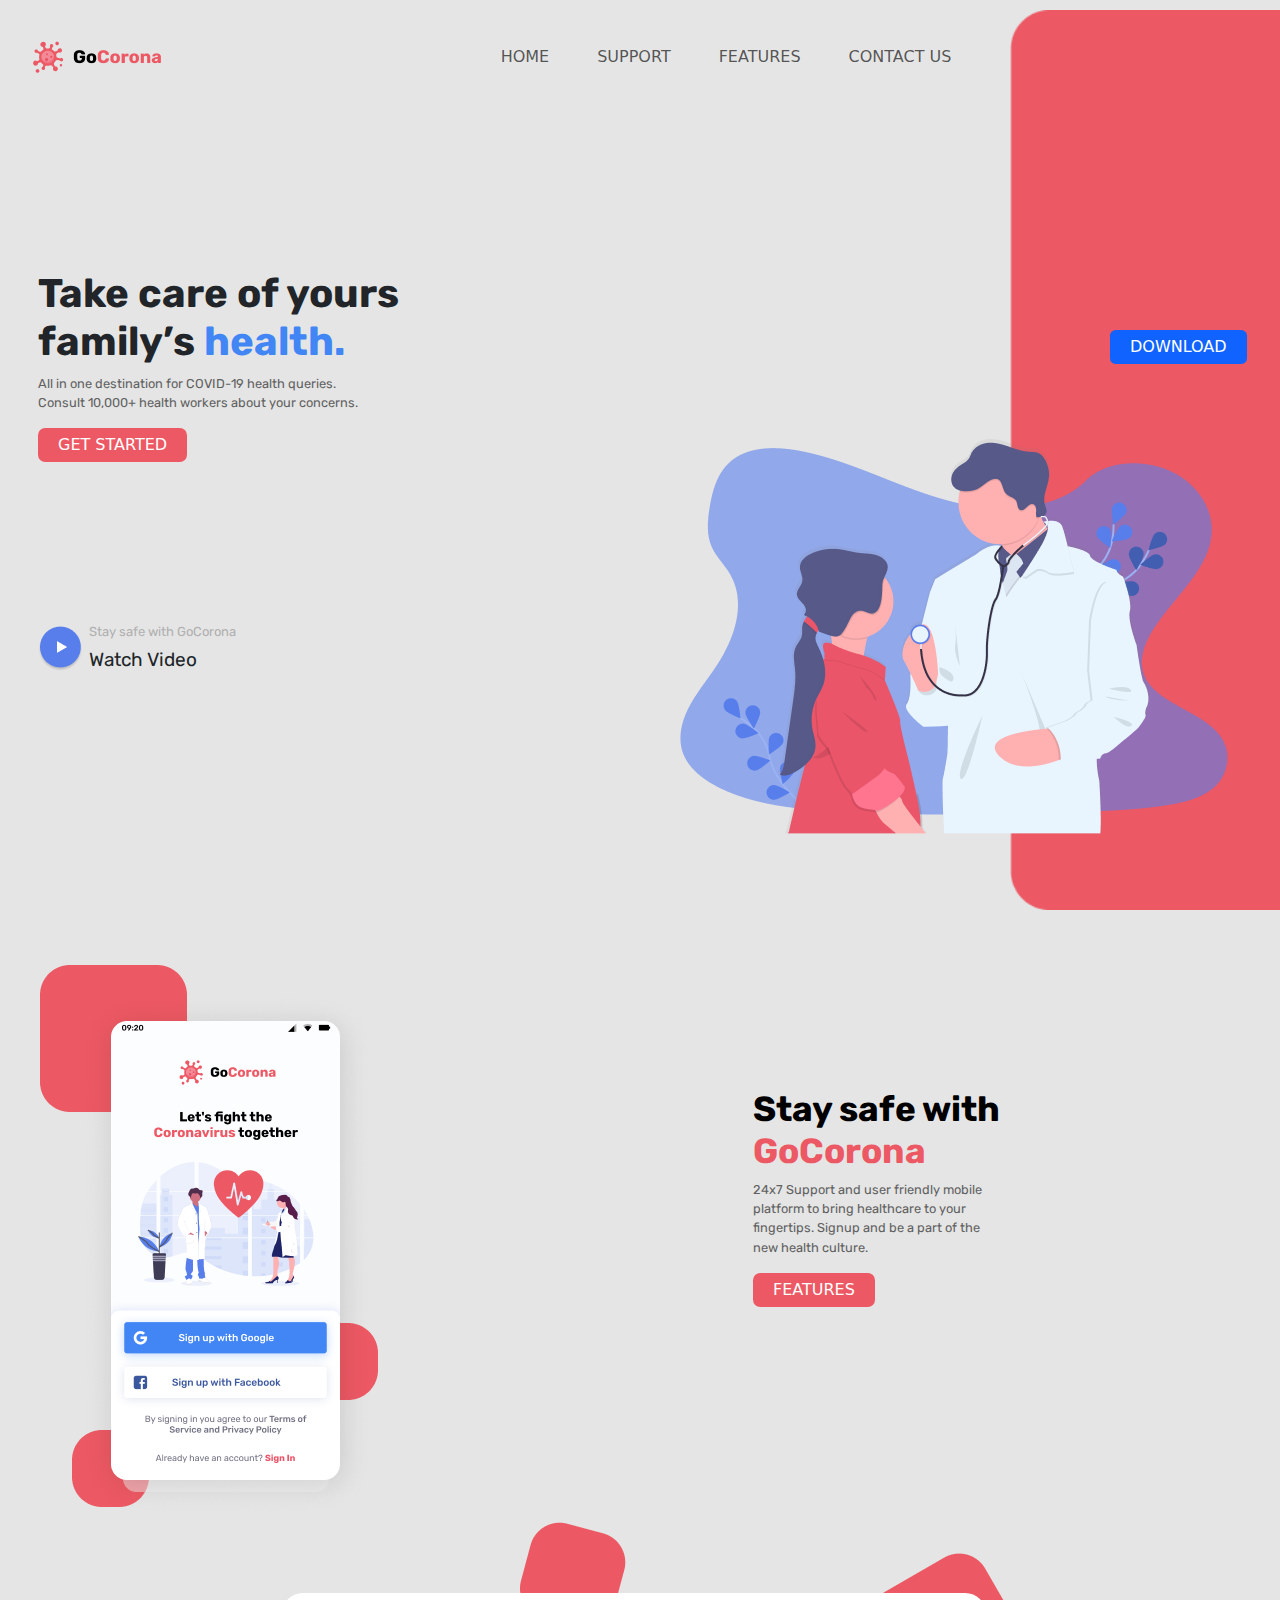
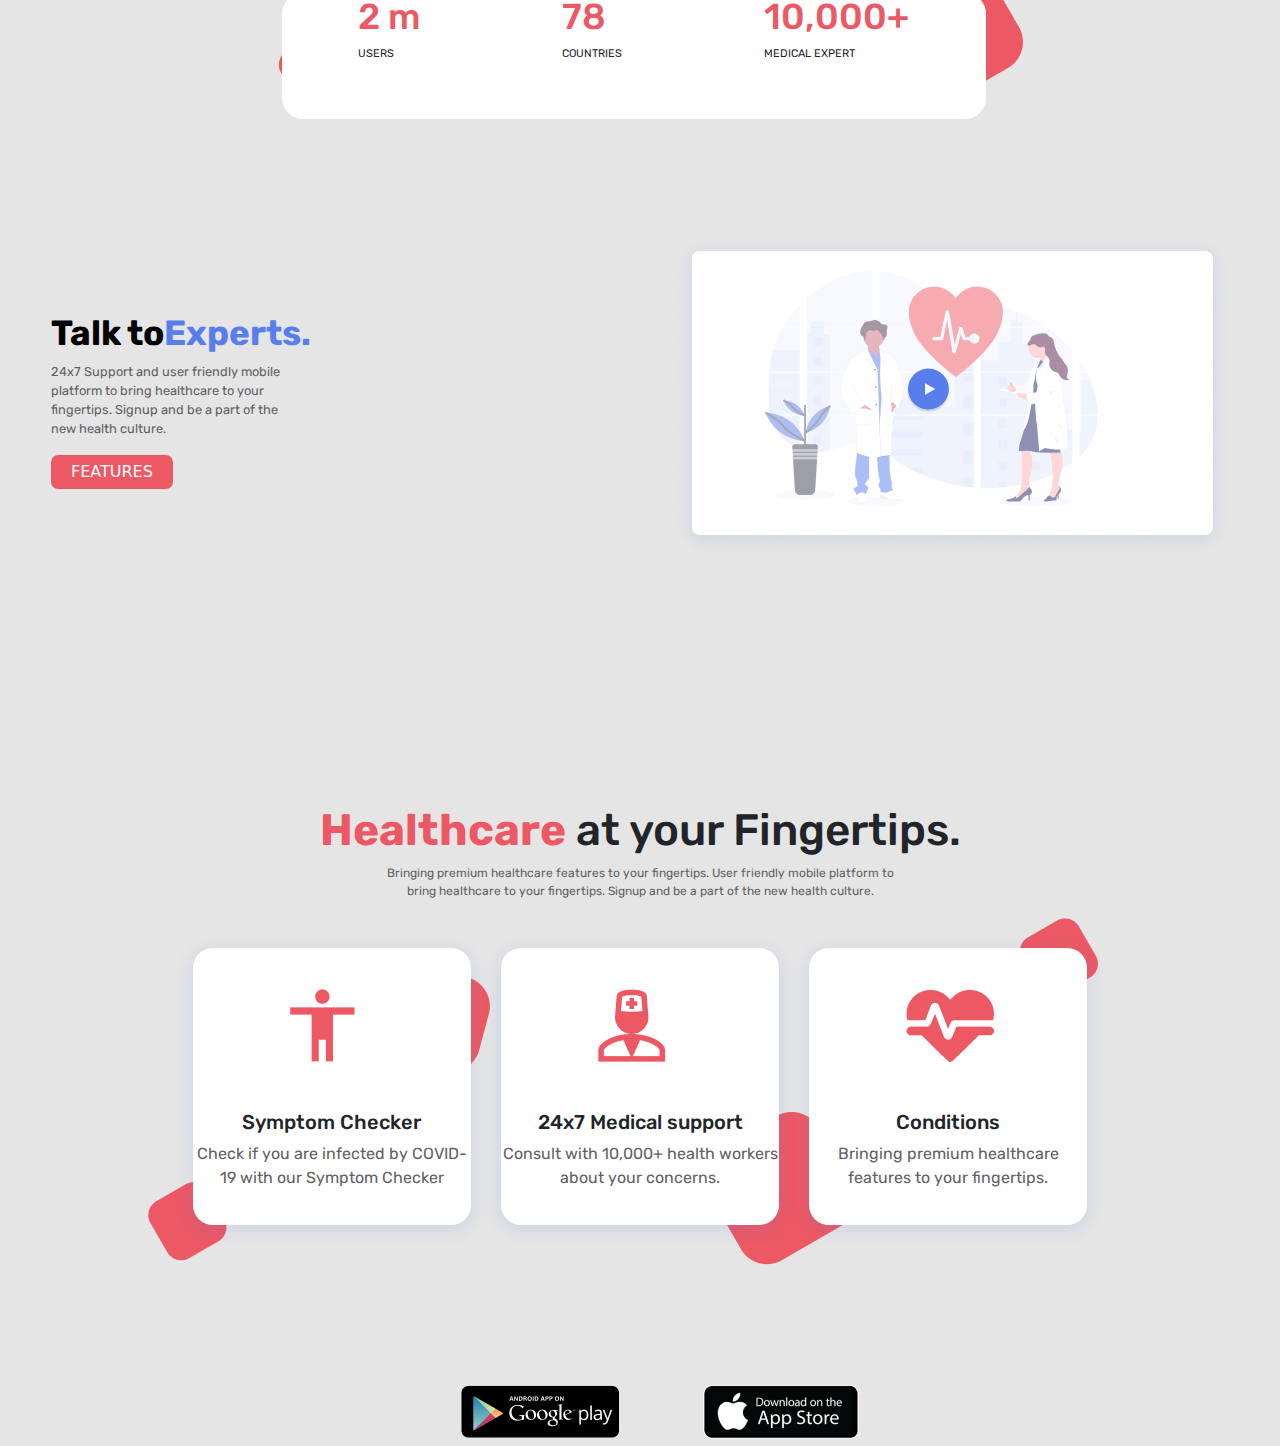
<file: index.html>
<!DOCTYPE html>
<html lang="en">
  <head>
    <meta charset="UTF-8" />
    <meta http-equiv="X-UA-Compatible" content="IE=edge" />
    <meta name="viewport" content="width=device-width, initial-scale=1.0" />
    <link
      rel="stylesheet"
      href="https://cdn.jsdelivr.net/npm/bootstrap@5.3.0-alpha3/dist/css/bootstrap.min.css"
    />
    <script
      src="https://cdn.jsdelivr.net/npm/@popperjs/core@2.11.7/dist/umd/popper.min.js"
      integrity="sha384-zYPOMqeu1DAVkHiLqWBUTcbYfZ8osu1Nd6Z89ify25QV9guujx43ITvfi12/QExE"
      crossorigin="anonymous"
    ></script>
    <script
      src="https://cdn.jsdelivr.net/npm/bootstrap@5.3.0-alpha3/dist/js/bootstrap.min.js"
      integrity="sha384-Y4oOpwW3duJdCWv5ly8SCFYWqFDsfob/3GkgExXKV4idmbt98QcxXYs9UoXAB7BZ"
      crossorigin="anonymous"
    ></script>
    <title>Gocorona</title>
    <link rel="preconnect" href="https://fonts.googleapis.com" />
    <link rel="preconnect" href="https://fonts.gstatic.com" crossorigin />
    <link
      href="https://fonts.googleapis.com/css2?family=Rubik:ital,wght@0,300;0,400;0,500;0,600;0,700;0,800;0,900;1,300;1,400;1,600;1,700;1,800;1,900&display=swap"
      rel="stylesheet"
    />
    <link rel="stylesheet" href="styles.css" />
  </head>
  <body>
    <header>
      <nav class="navbar navbar-expand-lg mt-4">
        <div class="container-fluid">
          <a class="navbar-brand ms-3" href="#"
            ><img src="./asset/logo.png" alt=""
          /></a>
          <button
            class="navbar-toggler"
            type="button"
            data-bs-toggle="collapse"
            data-bs-target="#navbarNav"
            aria-controls="navbarNav"
            aria-expanded="false"
            aria-label="Toggle navigation"
          >
            <span class="navbar-toggler-icon"></span>
          </button>
          <div
            class="collapse navbar-collapse justify-content-center"
            id="navbarNav"
          >
            <ul class="navbar-nav">
              <li class="nav-item mx-3">
                <a class="nav-link" aria-current="page" href="#">HOME</a>
              </li>
              <li class="nav-item mx-3">
                <a class="nav-link" href="#">SUPPORT</a>
              </li>
              <li class="nav-item mx-3">
                <a class="nav-link" href="#">FEATURES</a>
              </li>
              <li class="nav-item mx-3">
                <a class="nav-link" href="#">CONTACT US</a>
              </li>
            </ul>
          </div>
        </div>
      </nav>
    </header>

    <div class="section1-container">
      <div class="text-container">
        <div class="word">
          <h1 class="take">
            <strong>
              Take care of yours family’s
              <span class="blue-text">health.</span></strong
            >
          </h1>
          <p class="all">
            All in one destination for COVID-19 health queries. Consult 10,000+
            health workers about your concerns.
          </p>
          <button class="bttn1">GET STARTED</button>
          <div class="media">
            <p class="stay">Stay safe with GoCorona</p>
            <p class="watch">Watch Video</p>
          </div>
          <img class="play" src="./asset/Group 23.png" alt="play" />
        </div>
      </div>

      <div class="red-div">
        <img src="./asset/Rectangle 15.png" alt="" id="red-rectangle" />
        <button class="bttn">DOWNLOAD</button>
        <img class="doc" src="./asset/Group 14.png" alt="doctor" />
      </div>
    </div>
    <section class="section-2">
      <div class="Strong">
        <h1 class="safe">
          <strong>
            Stay safe with <span class="pink-text">GoCorona</span></strong
          >
        </h1>
        <p class="user">
          24x7 Support and user friendly mobile platform to bring healthcare to
          your fingertips. Signup and be a part of the new health culture.
        </p>
        <button class="bttn3">FEATURES</button>
      </div>
    </section>
    <img class="gp22" src="./asset/Group 22.png" alt="phone" />
    <section class="section-3">
      <div>
        <img
          class="gp28"
          src="./asset/Group 28.png"
          alt="group together"
        />
      </div>
      <div class="border-form">
        <div>
          <h2 class="bd-1">2 m</h2>
          <p class="us-1">USERS</p>
        </div>
        <div>
          <h2 class="bd-2">78</h2>
          <p class="us-2">COUNTRIES</p>
        </div>
        <div>
          <h2 class="bd-3">10,000+</h2>
          <p class="us-3">MEDICAL EXPERT</p>
        </div>
      </div>
    </section>
    <section class="section-4">
      <img
        class="bg-img"
        src="./asset/Rectangle 22 (2).png"
        alt="rect"
      />
      <img
        class="round-btn"
        src="./asset/Group 23.png"
        alt="round button"
      />
      <img
        class="doc-p"
        src="./asset/Group 15.png"
        alt="doc and patient"
      />
      <div class="strong1">
        <h1 class="saf">
          <strong> Talk to<span class="pin-text">Experts.</span></strong>
        </h1>
        <p class="use">
          24x7 Support and user friendly mobile platform to bring healthcare to
          your fingertips. Signup and be a part of the new health culture.
        </p>
        <button class="bttn3">FEATURES</button>
      </div>
    </section>
    <section class="section-5">
        <div>
            <h1 class="health"> <strong><span class="heal-text">Healthcare</span></strong> at your Fingertips.</h1>
            <p class="bring">Bringing premium healthcare features to your fingertips. User friendly mobile platform to <br> bring healthcare to your fingertips.
               Signup and be a part of the new health culture.</p>
         </div>

         <div class="parent mt-5">
          <div class="first-child">
            <div class="little-children">
              <img class="vec3" src="./asset/Vector (3).png" alt="vector3">
              <h5 class="sym">Symptom Checker</h5>
              <p class="che">Check if you are infected by COVID-19 with our Symptom Checker</p>
            </div>
            <div class="little-children">
              <img class="vec2" src="./asset/Vector (2).png" alt="vector2">
              <h5 class="med">24x7 Medical support</h5>
              <p class="cons">Consult with 10,000+ health workers about your concerns.</p>
            </div>
            <div class="little-children">
              <img class="vec1" src="./asset/Vector (1).png" alt="vector1">
              <h5 class="con">Conditions</h5>
              <p class="pre">Bringing premium healthcare features to your fingertips.</p>
            </div>

          </div>
          <div class="second-child">
            <img class="rect23" src="./asset/Rectangle 23.png" alt="rect22">
             <img class="rect24" src="./asset/Rectangle 24.png" alt="rect25">
             <img class="rect22" src="./asset/Rectangle 22.png" alt="rect24">
             <img class="rect25" src="./asset/Rectangle 25.png" alt="rect23">

          </div>

         </div>
         <div>
          
         </div>
    </section>
    <footer>
     <img class="google" src="./asset/google play.png" alt="google play">
     <img  class="app" src="./asset/App store.png" alt="app store">
    </footer>
  </body>
</html>
</file>
<file: styles.css>
/* *{
    padding: 0;
    margin: 0;
    box-sizing: border-box;
} */
html{
    font-size: 62.5;
}
.section1-container{
    display:flex;
}
.text-container{
    width:50%;
    margin-top: 20vh;
}
.red-div{
    width: 50%;
    right: 0;
    /* border-style: dotted; */
   

}
#red-rectangle{
    height: 100vh;
    margin-top:-80px;
   margin-left:370px ;
}
.bttn{
    background-color: #1163ff;
    /*background: var(--button-color);
    */position: relative;
    bottom: 580px;
    color: white;
    margin-left: 470px;
    text-align: center;
    border-radius: 0.35em;
    padding: 5px 20px;
    border: 0;
    
}
.doc{
    position: relative;
    margin-top:-40rem;
    margin-left: 40px;
}
.word{
    border1px solid,solid grey ;
    width: 29vw;
    /* margin-top:-258px; */
    margin-left: 38px;
    
}
.blue-text{
    color: #4285F4;
}
.take{
    font-family: rubik;
}
.all{
    width: 25vw;
    font-family: rubik;
    font-size: 0.8rem;
    color: #616161;
}
.bttn1{
    --button-color: #EC5863;
    background: var(--button-color);
    bottom: 100px;
    right: -94px;
    padding: 5px 20px;
    color: white;
    text-align: center;
    border-radius: 0.45em;
    border:0;
}
.media{
    /* border:1px solid; */
}
.stay{
    margin-left: 51px;
    margin-top: 160px;
    color: #B0B0B0;
    font-family: rubik;
    font-size: 13px;
}
body{
    background-color: #E5E5E5;
}
.watch{
    margin-left:51px;
    margin-top: -12px;
    font-family: rubik;
    font-size: 19px;
}
.play{
    position: relative;
    margin-top: -108px;
}
.section-2{
    /* border:1px solid grey; */
    margin-left: 702px;
    width:2vw;
}
.safe{
    margin-left: 51px;
    width: 23vw;
    margin-top: 120px;
    color: black;
    font-family: rubik;
    font-size: 35px;
}
.user{
    width: 18vw;
    margin-left: 51px;
    font-family: rubik;
    font-size: 0.8rem;
    color: #616161;
}
.pink-text{
    color:#EC5863;
}
.bttn3{
    --button-color: #EC5863;
    background: var(--button-color);
    margin-left: 51px;
    padding: 5px 20px;
    color: white;
    text-align: center;
    border-radius: 0.45em;
    border:0;
}
.gp22{
    margin-top: -342px;
    margin-left: 40px;
}
.gp28{
    /* border: 1px solid gray; */
    margin-left: 273px;
    position:absolute;
}
.border-form{
    width: 55%;
    height: 14vh;
    background-color: white;
    border-radius: 1.3rem;
    margin-left: 22vw;
    bottom: -6vw;
    position: relative;
    display: flex;
    padding: 2px 5px;
    flex-direction: row;
    justify-content: space-around;
}
.bd-1, .bd-2, .bd-3{
    color: #EC5863;
    font-family: rubik;
    font-size: 36px;
}
.us-1, .us-2, .us-3{
    font-family: rubik;
    font-size: 11px;
}
.round-btn{
    margin-left: 906px;
    margin-top: 326px;
    position: relative;
}
.doc-p{
    margin-left: 764px;
    margin-top:-143px;
    position: relative;
}
.bg-img{
    margin-left: 673px;
    margin-top: 195px;
    position: absolute;
}
.strong1{
/* border: 1px solid grey; */
box-sizing: border-box;
top:-315px;
position: relative;
}

.saf{
    margin-left: 51px;
    width: 23vw;
    margin-top: 120px;
    color: black;
    font-family: rubik;
    font-size: 35px;
}
.use{
    width: 18vw;
    margin-left: 51px;
    font-family: rubik;
    font-size: 0.8rem;
    color: #616161;
}
.pin-text{
    color:#587EEC;
}
.heal-text{
    color:#EC5863;
}
.health{
    text-align: center;
    font-family: rubik;
    font-size: 44px;
}
.bring{
    text-align: center;
    font-family: rubik;
    font-size: 12px;
    color: #616161;
}

 /* parent div styling */
.first-child{
    display: flex;
    justify-content: center;
    gap: 30px;
}

.little-children{
    width: 278.17px;
    height: 276.52px;
    background: #FFFFFF;
    box-shadow: 0px 4px 18px rgba(88, 126, 236, 0.18);
    border-radius: 20px;
    -webkit-border-radius: 20px;
    -moz-border-radius: 20px;
    -ms-border-radius: 20px;
    -o-border-radius: 20px;
}
.second-child img{
    position: relative;
    z-index: -1;
}
.rect23{
    top: -80px;
    left: 148px;

}
.rect24{
    top: -282px;
    left: 300px;
}
.rect22{
    top: -114px;
    left: 508px;
    
}
.rect25{
    top: -344px;
    left: 666px;
    
}
.vec1{
    margin-top: 41px;
    margin-left: 97px;
}
.con{
    text-align: center;
    margin-top: 48px;
    font-family: rubik;
}
.pre{
    margin-left:0px;
    text-align: center;
    font-family: rubik;
    color:  #616161;
    font-size: 16px;
}
.vec2{
    margin-top: 41px;
    margin-left: 97px;
}
.med{
    text-align: center;
    margin-top: 48px;
    font-family: rubik;
}
.cons{
    margin-left:0px;
    text-align: center;
    font-family: rubik;
    color:  #616161;
    font-size: 16px;
}
.vec3{
    margin-top: 41px;
    margin-left: 97px;
}
.sym{
    text-align: center;
    margin-top: 48px;
    font-family: rubik;
}
.che{
    margin-left:0px;
    text-align: center;
    font-family: rubik;
    color:  #616161;
    font-size: 16px;
}
.google{
    margin-left: 460px;
}
.app{
    margin-left: 72px;
}
</file>
